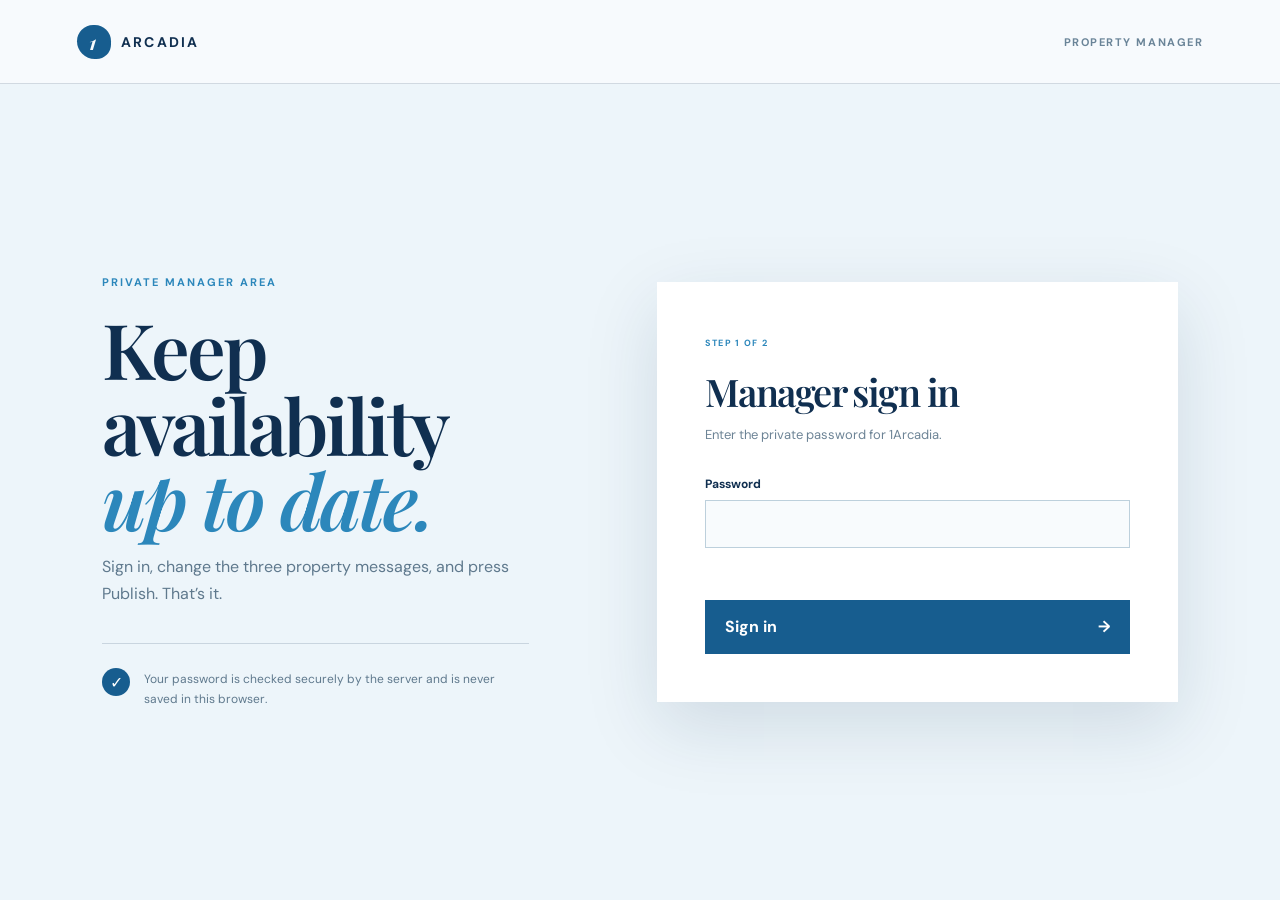
<file: admin.html>
<!doctype html>
<html lang="en">
  <head>
    <meta charset="UTF-8" />
    <meta name="viewport" content="width=device-width, initial-scale=1.0" />
    <meta name="robots" content="noindex, nofollow" />
    <title>Property Manager | 1Arcadia</title>
    <link rel="preconnect" href="https://fonts.googleapis.com" />
    <link rel="preconnect" href="https://fonts.gstatic.com" crossorigin />
    <link href="https://fonts.googleapis.com/css2?family=DM+Sans:wght@400;500;600;700&family=Playfair+Display:ital,wght@0,600;1,600&display=swap" rel="stylesheet" />
    <link rel="stylesheet" href="styles.css" />
    <link rel="stylesheet" href="admin.css" />
  </head>
  <body class="admin-page">
    <header class="admin-header">
      <a class="brand" href="index.html"><span class="brand-mark">1</span><span>ARCADIA</span></a>
      <span>Property manager</span>
    </header>

    <main class="admin-main">
      <section class="admin-welcome">
        <p class="kicker">Private manager area</p>
        <h1>Keep availability<br /><em>up to date.</em></h1>
        <p>Sign in, change the three property messages, and press Publish. That’s it.</p>
        <div class="security-note"><span>✓</span><p>Your password is checked securely by the server and is never saved in this browser.</p></div>
      </section>

      <section class="admin-card">
        <form id="login-form">
          <span class="step-label">Step 1 of 2</span>
          <h2>Manager sign in</h2>
          <p>Enter the private password for 1Arcadia.</p>
          <label>Password<input id="manager-password" type="password" autocomplete="current-password" required /></label>
          <p class="admin-message" id="login-message" role="alert"></p>
          <button class="admin-button" type="submit">Sign in <span>→</span></button>
        </form>

        <form id="availability-admin-form" hidden>
          <div class="editor-top"><span class="step-label">Step 2 of 2</span><button type="button" id="sign-out">Sign out</button></div>
          <h2>Today’s availability</h2>
          <p>Use short, clear messages. Visitors see these exact words.</p>
          <label><span>Almeria Court</span><small>4220 E Almeria Rd</small><input name="almeria" maxlength="60" required /></label>
          <label><span>Courtyard Apartments</span><small>3451 N 37th St</small><input name="courtyard" maxlength="60" required /></label>
          <label><span>Olive Tree</span><small>3125 N 37th St</small><input name="olive" maxlength="60" required /></label>
          <p class="admin-message" id="publish-message" role="status"></p>
          <button class="admin-button" type="submit">Publish to website <span>→</span></button>
          <a class="preview-link" href="index.html#properties" target="_blank">Preview public website ↗</a>
        </form>
      </section>
    </main>

    <script src="admin.js"></script>
  </body>
</html>
</file>
<file: styles.css>
:root {
  --ink: #102f50;
  --forest: #175d8f;
  --forest-dark: #082f4d;
  --cream: #edf5fa;
  --paper: #f8fbfd;
  --orange: #2c87bb;
  --sand: #b9d8e8;
  --line: rgba(16, 47, 80, 0.16);
}

* { box-sizing: border-box; }
html { scroll-behavior: smooth; }
body { margin: 0; color: var(--ink); background: var(--paper); font-family: "DM Sans", sans-serif; }
a { color: inherit; text-decoration: none; }
button, input, select, textarea { font: inherit; }
button { color: inherit; }
.sr-only { position: absolute; width: 1px; height: 1px; padding: 0; margin: -1px; overflow: hidden; clip: rect(0,0,0,0); white-space: nowrap; border: 0; }

.site-header { height: 84px; padding: 0 5vw; display: flex; align-items: center; justify-content: space-between; position: absolute; inset: 0 0 auto; z-index: 10; border-bottom: 1px solid rgba(24,53,47,.12); }
.brand { display: flex; align-items: center; gap: 10px; font-weight: 700; letter-spacing: .16em; font-size: 14px; }
.brand-mark { width: 34px; height: 34px; border-radius: 50% 50% 45% 55%; display: grid; place-items: center; color: var(--paper); background: var(--forest); font-family: "Playfair Display", serif; font-size: 20px; font-style: italic; }
nav { display: flex; align-items: center; gap: 32px; }
.nav-link { font-size: 13px; font-weight: 600; position: relative; }
.nav-link:not(.apply-link)::after { content: ""; height: 2px; width: 0; background: var(--orange); position: absolute; left: 0; bottom: -10px; transition: width .25s; }
.nav-link:hover::after, .nav-link.active::after { width: 100%; }
.apply-link { border: 1px solid var(--ink); border-radius: 999px; padding: 12px 17px; transition: .25s; }
.apply-link:hover { color: var(--paper); background: var(--ink); }
.menu-toggle { display: none; border: 0; background: transparent; }

.hero { min-height: 760px; height: 100vh; max-height: 940px; display: grid; grid-template-columns: 52% 48%; background: var(--cream); overflow: hidden; position: relative; padding-top: 84px; }
.hero-content { padding: 7vh 3vw 7vh 7vw; position: relative; z-index: 2; }
.eyebrow, .kicker { text-transform: uppercase; letter-spacing: .18em; font-size: 11px; font-weight: 700; }
.eyebrow { display: flex; align-items: center; gap: 10px; margin-bottom: 28px; }
.eyebrow span { width: 30px; height: 1px; background: var(--orange); }
h1, h2 { font-family: "Playfair Display", serif; margin: 0; font-weight: 600; letter-spacing: -.04em; line-height: .98; }
h1 { font-size: clamp(58px, 7vw, 104px); }
h1 em, h2 em { font-weight: 600; color: var(--orange); }
.hero-copy { max-width: 520px; font-size: 16px; line-height: 1.65; color: #49677d; margin: 25px 0; }
.hero-actions { display: flex; align-items: center; gap: 30px; }
.button { display: inline-flex; align-items: center; justify-content: space-between; gap: 40px; border: 0; padding: 17px 20px; font-weight: 700; font-size: 13px; cursor: pointer; transition: transform .2s, background .2s; }
.button:hover { transform: translateY(-2px); }
.primary { background: var(--forest); color: white; min-width: 210px; }
.text-link { font-size: 13px; font-weight: 700; border-bottom: 1px solid var(--ink); padding-bottom: 4px; }
.home-finder { width: min(650px, 112%); display: grid; grid-template-columns: 1.2fr .9fr auto; background: white; box-shadow: 0 14px 45px rgba(8,47,77,.14); position: relative; z-index: 5; }
.home-finder label { padding: 13px 16px; border-right: 1px solid var(--line); min-width: 0; }
.home-finder label > span { display: block; color: #7390a4; font-size: 9px; font-weight: 700; letter-spacing: .13em; text-transform: uppercase; margin-bottom: 5px; }
.home-finder select, .home-finder input { width: 100%; border: 0; background: transparent; color: var(--ink); outline: none; font-size: 12px; font-weight: 700; }
.home-finder button { border: 0; padding: 0 20px; background: var(--forest); color: white; font-size: 12px; font-weight: 700; cursor: pointer; white-space: nowrap; }
.home-finder button span { margin-left: 12px; }
.hero-info-link { display: inline-block; margin-top: 24px; }

.hero-art { margin: 4vh 4vw 5vh 0; background: #8abbd4; position: relative; overflow: hidden; border-radius: 140px 0 0 0; }
.sun { width: 180px; height: 180px; border-radius: 50%; background: #d7edfa; position: absolute; top: 16%; right: 12%; box-shadow: 0 0 80px rgba(215,237,250,.55); }
.mountain { position: absolute; width: 85%; height: 45%; bottom: 27%; clip-path: polygon(0 100%, 22% 32%, 38% 58%, 60% 5%, 100% 100%); }
.mountain-back { background: #4787aa; right: -5%; opacity: .6; }
.mountain-front { background: #235a7a; left: -8%; bottom: 20%; }
.building { position: absolute; background: #dceaf2; bottom: 9%; box-shadow: inset -20px 0 rgba(24,73,105,.12); display: grid; grid-template-columns: repeat(2, 1fr); gap: 16px; padding: 24px; }
.building-one { width: 37%; height: 32%; left: 9%; }
.building-two { width: 47%; height: 43%; right: 2%; grid-template-columns: repeat(3, 1fr); }
.building i { background: #123f5f; border-top: 6px solid #4f96bb; }
.palm { position: absolute; width: 150px; height: 300px; left: 43%; bottom: 7%; z-index: 2; }
.palm b { position: absolute; width: 18px; height: 230px; background: #29546d; bottom: 0; left: 65px; transform: rotate(4deg); clip-path: polygon(30% 0,70% 0,100% 100%,0 100%); }
.palm i { width: 100px; height: 35px; position: absolute; top: 28px; left: 65px; border-radius: 100% 0; transform-origin: left center; background: #0e5276; }
.palm i:nth-of-type(2) { transform: rotate(55deg); }
.palm i:nth-of-type(3) { transform: rotate(115deg); }
.palm i:nth-of-type(4) { transform: rotate(180deg); }
.palm i:nth-of-type(5) { transform: rotate(235deg); }
.art-caption { position: absolute; bottom: 3%; left: 4%; right: 4%; display: flex; justify-content: space-between; color: rgba(255,255,255,.8); font-size: 10px; letter-spacing: .12em; }
.scroll-note { position: absolute; bottom: 22px; left: 8vw; font-size: 10px; text-transform: uppercase; letter-spacing: .14em; }
.scroll-note span { color: var(--orange); margin-left: 8px; }
.hero-orb { position: absolute; border-radius: 50%; border: 1px solid rgba(219,107,61,.2); }
.orb-one { width: 420px; height: 420px; left: -250px; top: 90px; }
.orb-two { width: 220px; height: 220px; left: 44%; bottom: -130px; }

.resident-strip { display: grid; grid-template-columns: 1.1fr repeat(3, 1fr); background: white; border-bottom: 1px solid var(--line); }
.resident-strip > div { min-height: 150px; padding: 30px 3vw; display: flex; gap: 16px; align-items: flex-start; border-right: 1px solid var(--line); }
.resident-strip > div:last-child { border: 0; }
.resident-strip .resident-intro { color: white; background: var(--forest-dark); display: flex; flex-direction: column; justify-content: center; gap: 8px; }
.resident-intro span { color: #9fc8dc; font-size: 9px; font-weight: 700; letter-spacing: .15em; text-transform: uppercase; }
.resident-intro strong { font: italic 28px "Playfair Display", serif; }
.resident-strip b { color: var(--orange); font: italic 17px "Playfair Display", serif; }
.resident-strip p { margin: 0; display: flex; flex-direction: column; gap: 8px; }
.resident-strip p strong { font-size: 13px; }
.resident-strip p span { color: #6d8496; font-size: 11px; line-height: 1.55; }
.property-card.finder-match .property-visual { outline: 4px solid var(--orange); outline-offset: 4px; transform: translateY(-6px); }

.section { padding: 120px 6vw; }
.properties { background: var(--paper); }
.section-heading { display: flex; align-items: end; justify-content: space-between; gap: 40px; margin-bottom: 56px; }
.kicker { color: var(--orange); margin: 0 0 22px; }
.section-heading h2, .info h2, .apply h2 { font-size: clamp(44px, 5vw, 74px); }
.section-heading > p { max-width: 460px; line-height: 1.7; color: #667873; margin: 0 0 4px; }
.property-grid { display: grid; grid-template-columns: repeat(3, 1fr); gap: 20px; }
.property-card { min-width: 0; }
.property-visual { height: 420px; position: relative; overflow: hidden; transition: transform .35s; }
.property-card:hover .property-visual { transform: translateY(-6px); }
.almeria { background: #79add0; }
.courtyard { background: #9fc7dc; }
.olive { background: #b8d6e6; }
.availability { position: absolute; top: 18px; left: 18px; padding: 8px 10px; background: rgba(252,250,245,.88); font-size: 9px; text-transform: uppercase; letter-spacing: .1em; z-index: 3; }
.card-number { position: absolute; right: 20px; bottom: 12px; font: italic 62px/1 "Playfair Display", serif; color: rgba(255,255,255,.4); }
.visual-building { position: absolute; left: 14%; right: 14%; height: 58%; bottom: 0; background: #eee0ca; display: grid; grid-template-columns: repeat(2, 1fr); gap: 24px; padding: 32px; box-shadow: inset -25px 0 rgba(90,61,45,.1); }
.visual-building i, .courtyard-building i { background: #174c6d; border-top: 8px solid #5aa4c8; }
.courtyard-building { position: absolute; width: 48%; height: 62%; bottom: 0; background: #e9deca; display: grid; grid-template-columns: repeat(3, 1fr); gap: 10px; padding: 26px 14px; }
.courtyard-building.left { left: -4%; transform: skewY(5deg); }
.courtyard-building.right { right: -4%; transform: skewY(-5deg); }
.pool { width: 38%; height: 25%; background: #76a99e; border: 8px solid #f0dfbe; border-radius: 50%; position: absolute; left: 31%; bottom: 5%; }
.olive-tree { position: absolute; z-index: 2; width: 190px; height: 250px; left: 2%; bottom: 0; }
.olive-tree b { position: absolute; width: 25px; height: 190px; background: #76604b; bottom: 0; left: 80px; transform: rotate(-4deg); }
.olive-tree i { width: 105px; height: 80px; background: #60775c; border-radius: 50%; position: absolute; }
.olive-tree i:nth-of-type(1) { top: 4px; left: 40px; }.olive-tree i:nth-of-type(2) { top: 50px; left: 0; }.olive-tree i:nth-of-type(3) { top: 60px; left: 80px; }.olive-tree i:nth-of-type(4) { top: 105px; left: 18px; }.olive-tree i:nth-of-type(5) { top: 115px; left: 90px; }
.property-body { display: flex; justify-content: space-between; align-items: center; padding: 22px 4px; border-bottom: 1px solid var(--line); }
.property-body p { margin: 0 0 7px; color: var(--orange); font-size: 10px; text-transform: uppercase; letter-spacing: .12em; }
.property-body h3 { font: 600 25px "Playfair Display", serif; margin: 0; }
.listing-source { display: inline-block; margin-top: 9px; color: #5b7890; font-size: 10px; font-weight: 700; border-bottom: 1px solid #9eb7c8; padding-bottom: 2px; }
.circle-button { width: 46px; height: 46px; border-radius: 50%; border: 1px solid var(--line); background: transparent; cursor: pointer; font-size: 20px; transition: .2s; }
.circle-button:hover { background: var(--forest); color: white; }

.info { background: var(--cream); padding-bottom: 0; }
.info-panel { background: var(--forest-dark); color: var(--paper); padding: 80px 7vw; display: grid; grid-template-columns: 1fr 1fr; gap: 10vw; }
.kicker.light { color: #e6a17e; }
.info-intro > p:last-child { color: #aebdb9; line-height: 1.7; max-width: 470px; }
.benefit-list article { display: grid; grid-template-columns: 50px 1fr; gap: 20px; padding: 22px 0; border-bottom: 1px solid rgba(255,255,255,.14); }
.benefit-list article > span { color: #e6a17e; font: italic 18px "Playfair Display", serif; }
.benefit-list h3 { margin: 0 0 7px; font-size: 16px; }
.benefit-list p { margin: 0; color: #aebdb9; line-height: 1.6; font-size: 13px; }
.founder-note > span { font-size: 13px !important; font-weight: 700; letter-spacing: .08em; }
.criteria { padding: 80px 6vw 100px; }
.criteria > h3 { font: 600 42px "Playfair Display", serif; margin: 0 0 40px; }
.criteria-grid { display: grid; grid-template-columns: repeat(4, 1fr); border-top: 1px solid var(--line); border-bottom: 1px solid var(--line); }
.criteria-grid div { padding: 32px; border-right: 1px solid var(--line); display: flex; flex-direction: column; gap: 8px; }
.criteria-grid div:last-child { border: 0; }
.criteria-grid strong { font: italic 38px "Playfair Display", serif; color: var(--orange); }
.criteria-grid span { font-size: 12px; font-weight: 600; }
.fine-print { color: #71807c; font-size: 11px; max-width: 900px; line-height: 1.6; margin: 20px 0 0; }

.apply { display: grid; grid-template-columns: .8fr 1.2fr; gap: 9vw; align-items: start; position: relative; }
.apply-copy { position: sticky; top: 40px; }
.apply-copy > p:not(.kicker) { color: #687975; line-height: 1.7; max-width: 450px; }
.privacy-note { display: flex; gap: 15px; margin-top: 40px; border-top: 1px solid var(--line); padding-top: 24px; }
.privacy-note > span { width: 28px; height: 28px; border-radius: 50%; display: grid; place-items: center; background: #dce9df; color: var(--forest); flex: none; }
.privacy-note p { margin: 0; font-size: 12px; line-height: 1.6; }
.application-form { background: var(--cream); padding: 42px; }
.form-progress { display: flex; justify-content: space-between; font-size: 10px; text-transform: uppercase; letter-spacing: .13em; padding-bottom: 22px; border-bottom: 1px solid var(--line); margin-bottom: 28px; }
.form-progress span:last-child { color: #71807c; }
.form-row { display: grid; grid-template-columns: 1fr 1fr; gap: 18px; }
.application-form label { display: flex; flex-direction: column; gap: 8px; font-size: 11px; font-weight: 700; margin-bottom: 20px; }
.application-form input, .application-form select, .application-form textarea { border: 1px solid transparent; border-bottom-color: #afbab5; padding: 13px 4px; background: transparent; outline: none; border-radius: 0; color: var(--ink); }
.application-form input:focus, .application-form select:focus, .application-form textarea:focus { border-bottom-color: var(--orange); }
.application-form input.invalid { border-bottom-color: #b83d2f; }
.application-form small { color: #71807c; font-weight: 400; }
.application-form small.error { color: #b83d2f; }
.checkbox { flex-direction: row !important; align-items: flex-start; font-weight: 400 !important; line-height: 1.5; }
.checkbox input { width: 17px; height: 17px; accent-color: var(--forest); margin-top: 1px; }
.form-error { color: #a42f23; font-size: 12px; min-height: 18px; margin-bottom: 8px; }
.submit-button { width: 100%; background: var(--orange); color: white; }
.form-disclaimer { text-align: center; color: #71807c; font-size: 10px; }
.success-card { background: var(--cream); padding: 80px 50px; text-align: center; }
.success-card > span { display: grid; place-items: center; width: 60px; height: 60px; margin: 0 auto 25px; border-radius: 50%; background: var(--forest); color: white; font-size: 26px; }
.success-card h3 { font: 600 34px "Playfair Display", serif; }
.success-card p { color: #687975; line-height: 1.7; }
.success-card button { border: 0; border-bottom: 1px solid var(--ink); background: transparent; font-weight: 700; padding: 8px 0; cursor: pointer; }

footer { padding: 50px 6vw; background: #102a25; color: white; display: grid; grid-template-columns: 1fr 1fr 1fr; align-items: center; gap: 20px; }
.footer-brand .brand-mark { color: var(--forest); background: var(--paper); }
footer > p { color: #aebdb9; text-align: center; font: italic 18px "Playfair Display", serif; }
footer > div { display: flex; justify-content: flex-end; gap: 24px; font-size: 12px; }
footer small { grid-column: 1 / -1; color: #91b5c8; border-top: 1px solid rgba(255,255,255,.12); padding-top: 24px; margin-top: 20px; }
.manager-link { float: right; border-bottom: 1px solid currentColor; padding-bottom: 3px; color: #d5e8f2; }

.reveal { opacity: 0; transform: translateY(24px); transition: opacity .7s ease, transform .7s ease; }
.reveal.visible { opacity: 1; transform: none; }

@media (max-width: 900px) {
  .site-header { position: fixed; background: rgba(244,240,231,.95); backdrop-filter: blur(10px); }
  .menu-toggle { display: grid; gap: 6px; padding: 10px; }
  .menu-toggle span:not(.sr-only) { width: 24px; height: 2px; background: var(--ink); display: block; }
  nav { position: fixed; inset: 84px 0 auto; background: var(--cream); padding: 30px 6vw; flex-direction: column; align-items: flex-start; transform: translateY(-140%); transition: transform .3s; box-shadow: 0 15px 20px rgba(24,53,47,.08); }
  nav.open { transform: none; }
  .hero { height: auto; max-height: none; grid-template-columns: 1fr; }
  .hero-content { padding: 100px 7vw 50px; }
  .home-finder { width: 100%; }
  .hero-art { height: 560px; margin: 0 5vw 70px; border-radius: 100px 0 0; }
  .scroll-note { display: none; }
  .property-grid { grid-template-columns: 1fr; }
  .resident-strip { grid-template-columns: 1fr 1fr; }
  .property-visual { height: 500px; }
  .info-panel { grid-template-columns: 1fr; }
  .criteria-grid { grid-template-columns: 1fr 1fr; }
  .criteria-grid div:nth-child(2) { border-right: 0; }
  .criteria-grid div:nth-child(-n+2) { border-bottom: 1px solid var(--line); }
  .apply { grid-template-columns: 1fr; }
  .apply-copy { position: static; }
}

@media (max-width: 600px) {
  .section { padding: 80px 5vw; }
  h1 { font-size: 55px; }
  .hero-content { padding-top: 80px; }
  .hero-actions { align-items: flex-start; flex-direction: column; }
  .home-finder { grid-template-columns: 1fr; }
  .home-finder label { border-right: 0; border-bottom: 1px solid var(--line); }
  .home-finder button { min-height: 54px; }
  .hero-art { height: 420px; margin-bottom: 30px; }
  .palm { transform: scale(.8); transform-origin: bottom; }
  .building { padding: 13px; gap: 9px; }
  .section-heading { align-items: flex-start; flex-direction: column; }
  .property-visual { height: 400px; }
  .resident-strip { grid-template-columns: 1fr; }
  .resident-strip > div { min-height: auto; padding: 26px 7vw; border-right: 0; border-bottom: 1px solid var(--line); }
  .info { padding-bottom: 0; }
  .info-panel { padding: 60px 7vw; }
  .criteria { padding: 70px 5vw; }
  .criteria-grid div { padding: 22px 14px; }
  .criteria-grid strong { font-size: 30px; }
  .form-row { grid-template-columns: 1fr; gap: 0; }
  .application-form { padding: 28px 20px; }
  footer { grid-template-columns: 1fr; text-align: left; }
  footer > p { text-align: left; }
  footer > div { justify-content: flex-start; }
  footer small { grid-column: 1; }
  .manager-link { float: none; display: block; width: max-content; margin-top: 18px; }
}

@media (prefers-reduced-motion: reduce) {
  html { scroll-behavior: auto; }
  *, *::before, *::after { transition-duration: .01ms !important; animation-duration: .01ms !important; }
  .reveal { opacity: 1; transform: none; }
}
</file>
<file: admin.css>
.admin-page { min-height: 100vh; background: var(--cream); }
.admin-header { height: 84px; padding: 0 6vw; display: flex; align-items: center; justify-content: space-between; border-bottom: 1px solid var(--line); background: rgba(248,251,253,.92); }
.admin-header > span { color: #6a8498; font-size: 11px; font-weight: 700; letter-spacing: .14em; text-transform: uppercase; }
.admin-main { min-height: calc(100vh - 84px); padding: 8vh 8vw; display: grid; grid-template-columns: .9fr 1.1fr; gap: 10vw; align-items: center; }
.admin-welcome h1 { font-size: clamp(50px, 6vw, 88px); }
.admin-welcome > p:not(.kicker) { max-width: 470px; color: #5f798d; font-size: 16px; line-height: 1.7; }
.security-note { max-width: 470px; display: flex; gap: 14px; align-items: flex-start; margin-top: 36px; padding-top: 24px; border-top: 1px solid var(--line); }
.security-note > span { flex: none; width: 28px; height: 28px; border-radius: 50%; display: grid; place-items: center; color: white; background: var(--forest); }
.security-note p { margin: 2px 0 0; color: #5f798d; font-size: 12px; line-height: 1.6; }
.admin-card { background: white; box-shadow: 0 24px 70px rgba(8,47,77,.13); }
.admin-card form { padding: 48px; }
.admin-card h2 { margin: 15px 0 8px; font: 600 38px "Playfair Display", serif; }
.admin-card form > p:not(.admin-message) { margin: 0 0 30px; color: #6d8496; font-size: 13px; line-height: 1.6; }
.step-label { color: var(--orange); font-size: 9px; font-weight: 700; letter-spacing: .15em; text-transform: uppercase; }
.admin-card label { display: grid; gap: 8px; margin: 20px 0; color: var(--ink); font-size: 12px; font-weight: 700; }
.admin-card label small { color: #7a91a2; font-weight: 400; }
.admin-card input { width: 100%; border: 1px solid #bdd0dc; padding: 15px; color: var(--ink); background: var(--paper); outline: none; }
.admin-card input:focus { border-color: var(--orange); box-shadow: 0 0 0 3px rgba(44,135,187,.12); }
.admin-button { width: 100%; min-height: 54px; display: flex; align-items: center; justify-content: space-between; border: 0; padding: 0 20px; color: white; background: var(--forest); font-weight: 700; cursor: pointer; }
.admin-button:disabled { opacity: .6; cursor: wait; }
.admin-message { min-height: 20px; margin: 12px 0 !important; color: #b23b32; font-size: 12px; }
.admin-message.success { color: #13744b; }
.editor-top { display: flex; align-items: center; justify-content: space-between; }
.editor-top button { border: 0; border-bottom: 1px solid var(--ink); padding: 0 0 3px; background: transparent; font-size: 11px; cursor: pointer; }
.preview-link { display: block; width: max-content; margin: 20px auto 0; color: var(--forest); border-bottom: 1px solid currentColor; font-size: 11px; font-weight: 700; }

@media (max-width: 850px) {
  .admin-main { grid-template-columns: 1fr; padding: 60px 5vw; gap: 50px; }
}

@media (max-width: 520px) {
  .admin-header { padding: 0 5vw; }
  .admin-header > span { display: none; }
  .admin-main { padding-top: 45px; }
  .admin-card form { padding: 30px 20px; }
}
</file>
